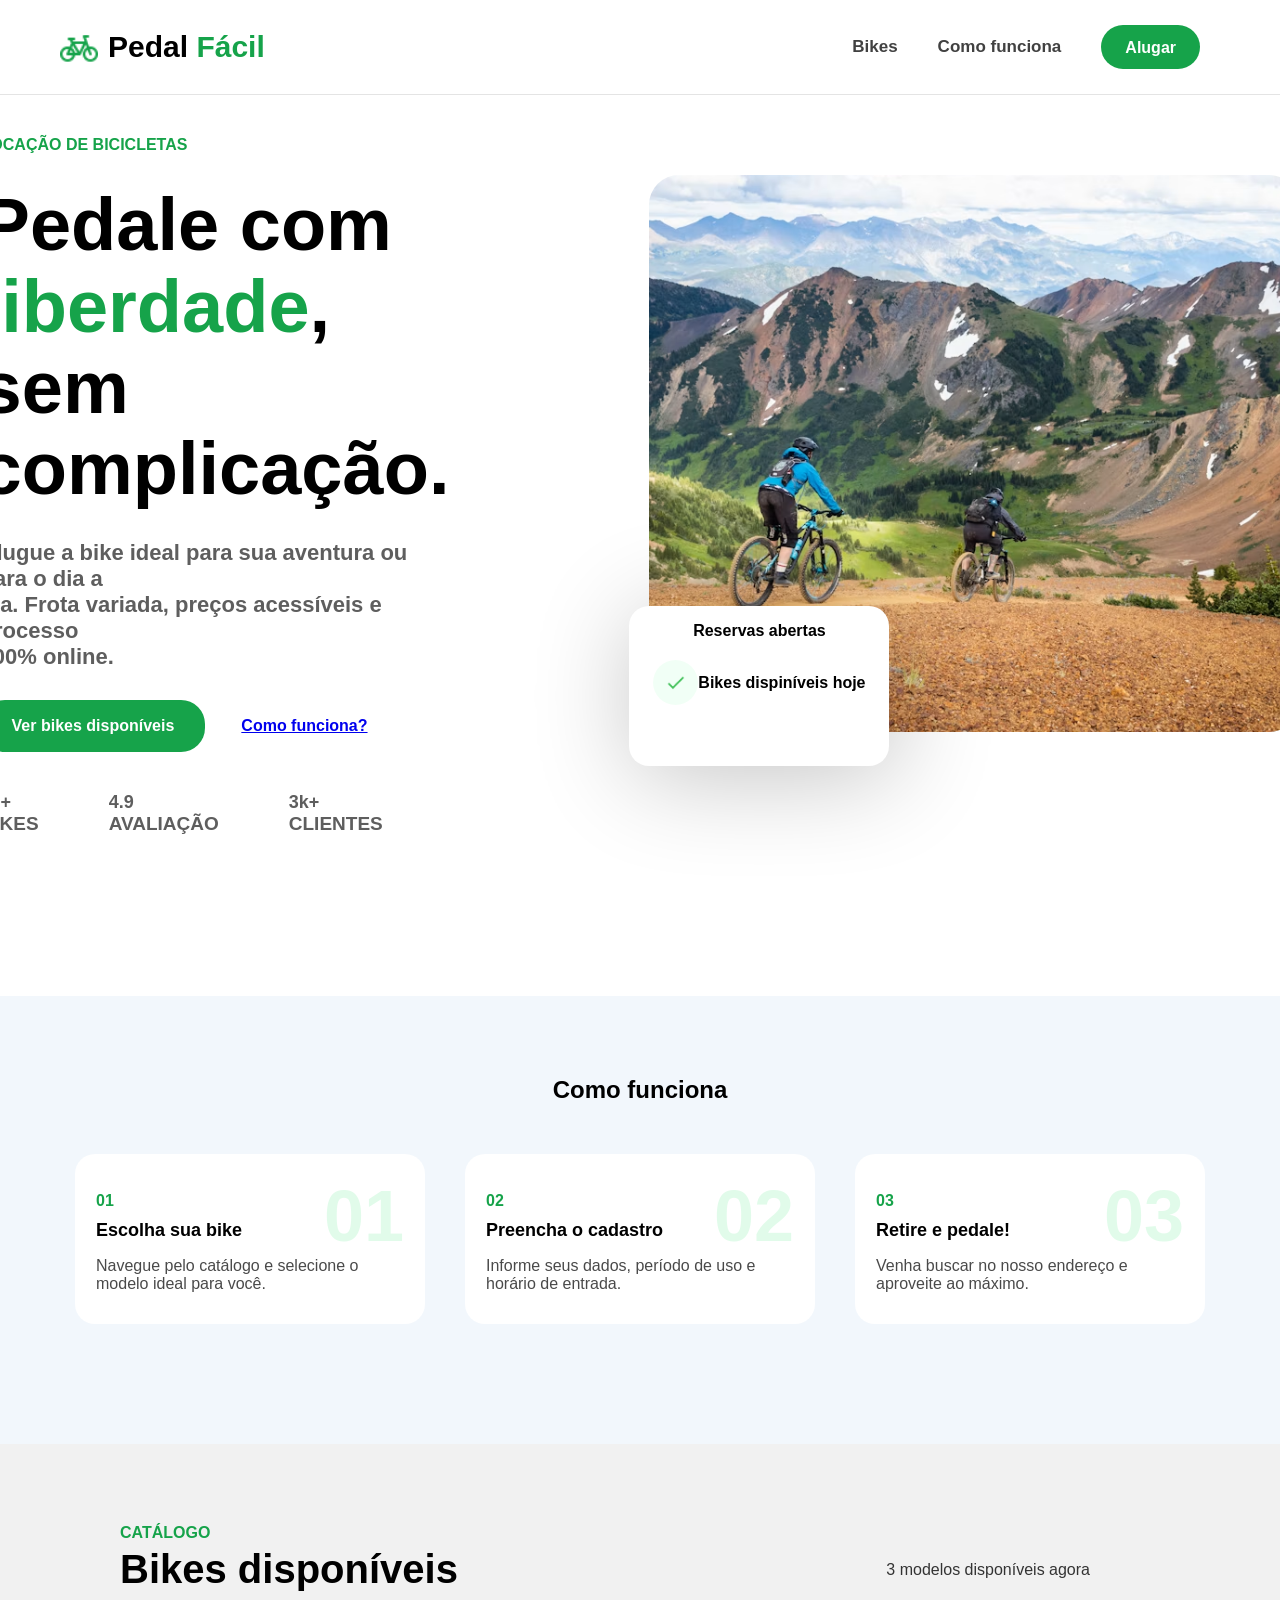
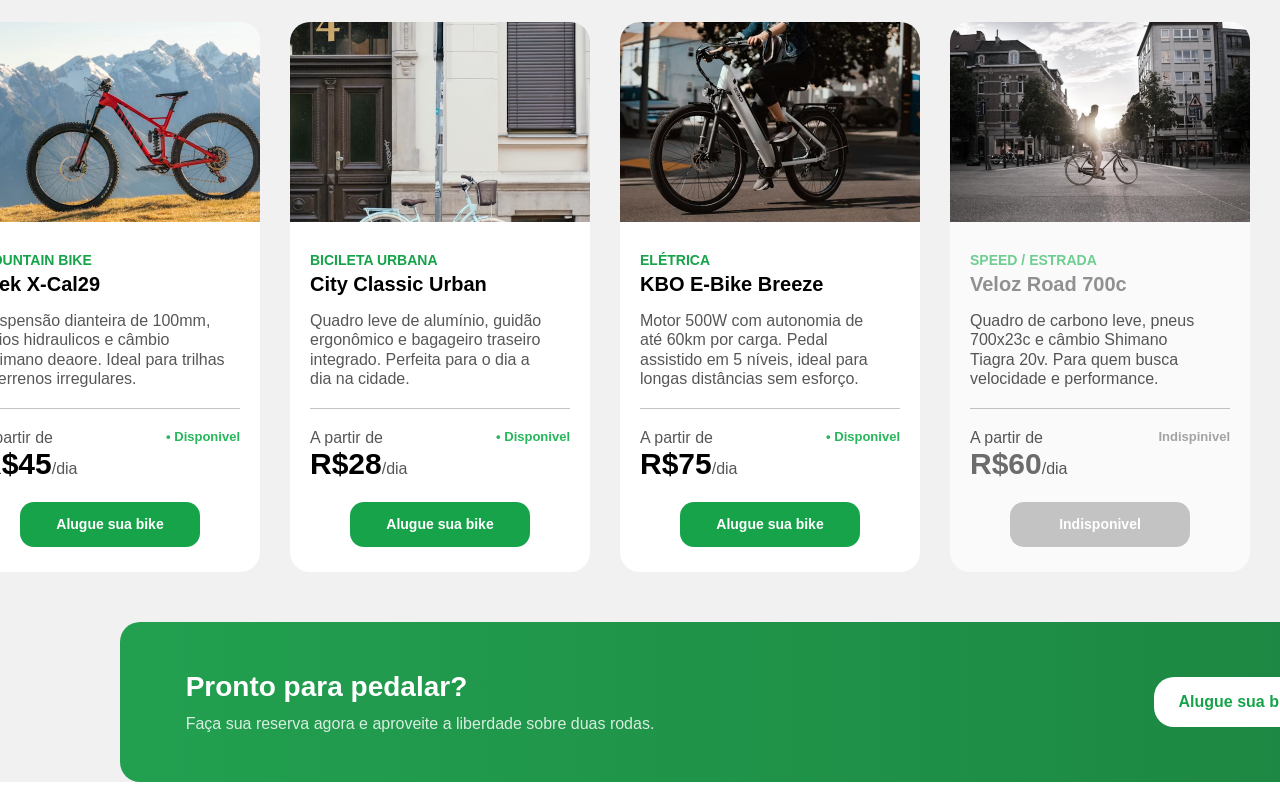
<file: html/index.html>
<!DOCTYPE html>
<html lang="pt-br">
<head>
    <meta charset="UTF-8">
    <meta name="viewport" content="width=device-width, initial-scale=1.0">
    <link rel="stylesheet" href="../css/style.css">
    <title>Pedal Fácil</title>
</head>
<body>
    
    <header>

        <div class="logo">
            <img src="../src/icons8-bicicleta-30.png" alt="Logo">
            <h1>Pedal <span>Fácil</span></h1>
        </div>
        <nav>
            <a class="bot" href="#">Bikes</a>
            <a class="bot" href="#">Como funciona</a>
            <a class="botao-alugar" href="#">Alugar</a>
        </nav>

    </header>

    <main>

        <section class="section-1">
            
            <div class="conteudo-esquerda">
                <p class="p-titulo">LOCAÇÃO DE BICICLETAS</p>
                <h1>Pedale com <br> <span>liberdade</span>, <br> sem complicação.</h1>
                <p class="p-descrição">Alugue a bike ideal para sua
                aventura ou para o dia a <br> dia. Frota variada, preços
                acessíveis e processo <br> 100% online.</p>
                <div class="botoes">
                    <a class="botao-1" href="#">Ver bikes disponíveis</a>
                    <a class="botao-2" href="#">Como funciona?</a>
                </div>

                <div class="avaliacoes">
                    <div class="ava">    
                        <h3>50+</h3>
                        <p class="p-ava">BIKES</p>
                    </div>
                    <div class="ava">    
                        <h3>4.9</h3>
                        <p class="p-ava">AVALIAÇÃO</p>
                    </div>
                    <div class="ava">    
                        <h3>3k+</h3>
                        <p class="p-ava">CLIENTES</p>
                    </div>
                </div>

            </div>

            <div class="conteudo-direita">
                <img class="foto-paisagem" src="../src/img-principal.avif" alt="Imagem Principal">
                <div class="card-img">
                    <p>Reservas abertas</p>
                    <div class="card-disponivel">
                        <img src="../src/icons8-certo-48.png" alt="icon confirmação">
                        <h3>Bikes dispiníveis hoje</h3>
                    </div>
                </div>
            </div>

        </section>

        <section class="section-2">

            <div class="titulo-1">
                <h1>Como funciona</h1>
            </div>

            <div class="como-funciona">
                
                <div class="quadros">
                    <div class="invisivel">
                        <div class="invis">
                            <p class="fun-1">01</p>
                            <h3>Escolha sua bike</h3>
                        </div>
                        <h1>01</h1>
                    </div>
                    <p class="conteudo-p">Navegue pelo catálogo e selecione
                        o modelo ideal para você.
                    </p>
                </div>

                <div class="quadros">
                    <div class="invisivel">
                        <div class="invis">
                            <p class="fun-1">02</p>
                            <h3>Preencha o cadastro</h3>
                        </div>
                        <h1>02</h1>
                    </div>
                    <p class="conteudo-p">Informe seus dados, período de uso
                        e horário de entrada.
                    </p>
                </div>

                <div class="quadros">
                    <div class="invisivel">
                        <div class="invis">
                            <p class="fun-1">03</p>
                            <h3>Retire e pedale!</h3>
                        </div>
                        <h1>03</h1>
                    </div>
                    <p class="conteudo-p">Venha buscar no nosso endereço e aproveite ao máximo.
                    </p>
                </div>

            </div>

        </section>

        <section class="section-3">

            <div class="disponiveis">
                <p class="titulo-3">CATÁLOGO</p>
                <div class="modelo">
                    <h1>Bikes disponíveis</h1>
                    <p>3 modelos disponíveis agora</p>
                </div>
            </div>

            <div class="bikes">

                <div class="bike-1">
                    <img src="../src/bike-1.avif" alt="">
                    <div class="conteudo-card">
                        <p class="mod-bike">MOUNTAIN BIKE</p>
                        <h2>Trek X-Cal29</h2>
                        <p class="descricao-bike">Suspensão dianteira de 100mm, <br>
                            freios hidraulicos e câmbio <br>
                            Shimano deaore. Ideal para trilhas <br>
                            e terrenos irregulares.</p>
                            <div class="preco">
                                <p class="preco-01">A partir de <br> <span class="span-2">R$45</span>/dia</p>
                                <p class="disponivel">&bull; Disponivel</p>
                            </div>
                        </div>
                    <a href="../html/index02.html">Alugue sua bike</a>
                </div>

                <div class="bike-1">
                    <img src="../src/bike-2.avif" alt="">
                    <div class="conteudo-card">
                        <p class="mod-bike">BICILETA URBANA</p>
                        <h2>City Classic Urban</h2>
                        <p class="descricao-bike">Quadro leve de alumínio, guidão <br>
                            ergonômico e bagageiro traseiro <br>
                            integrado. Perfeita para o dia a <br>
                            dia na cidade.</p>
                            <div class="preco">
                                <p class="preco-01">A partir de <br> <span class="span-2">R$28</span>/dia</p>
                                <p class="disponivel">&bull; Disponivel</p>
                            </div>
                        </div>
                    <a href="../html/index02.html">Alugue sua bike</a>
                </div>

                <div class="bike-1">
                    <img src="../src/bike-3.avif" alt="">
                    <div class="conteudo-card">
                        <p class="mod-bike">ELÉTRICA</p>
                        <h2>KBO E-Bike Breeze</h2>
                        <p class="descricao-bike">Motor 500W com autonomia de <br>
                            até 60km por carga. Pedal <br>
                            assistido em 5 níveis, ideal para <br>
                            longas distâncias sem esforço.</p>
                            <div class="preco">
                                <p class="preco-01">A partir de <br> <span class="span-2">R$75</span>/dia</p>
                                <p class="disponivel">&bull; Disponivel</p>
                            </div>
                        </div>
                    <a href="../html/index02.html">Alugue sua bike</a>
                </div>

                <div class="bike-2">
                    <img src="../src/bike-4.avif" alt="">
                    <div class="conteudo-card">
                        <p class="mod-bike">SPEED / ESTRADA</p>
                        <h2>Veloz Road 700c</h2>
                        <p class="descricao-bike">Quadro de carbono leve, pneus <br>
                            700x23c e câmbio Shimano <br>
                            Tiagra 20v. Para quem busca <br>
                            velocidade e performance.</p>
                            <div class="preco">
                                <p class="preco-01">A partir de <br> <span class="span-2-1">R$60</span>/dia</p>
                                <p class="indisponivel">Indispinivel</p>
                            </div>
                        </div>
                    <a href="#">Indisponivel</a>
                </div>  

            </div>

            <div class="pronto">
                <div class="centralizador">
                    <div class="sep">
                        <h1>Pronto para pedalar?</h1>
                        <p>Faça sua reserva agora e aproveite a liberdade sobre duas rodas.</p>
                    </div>
                    <div class="alugar-bike">
                        <a href="#">Alugue sua bike</a>
                        <img src="../src/icons8-seta-longa-à-direita-24.png" alt="">
                    </div>
                </div>
            </div>

        </section>

    </main>

</body>
</html>
</file>
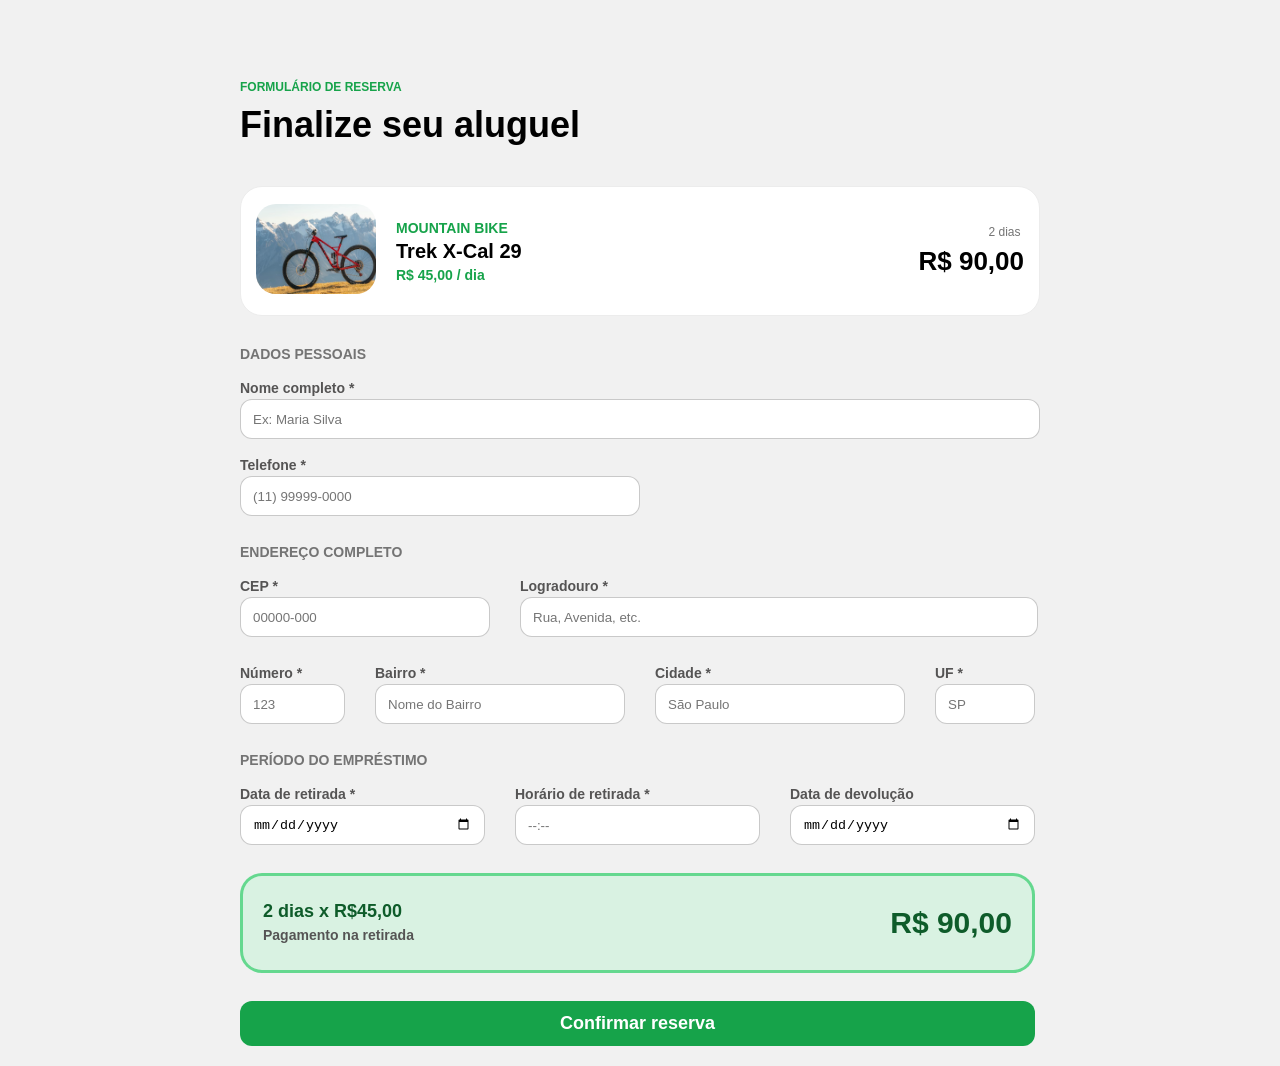
<file: html/index02.html>
<!DOCTYPE html>
<html lang="pt-br">
<head>
    <meta charset="UTF-8">
    <meta name="viewport" content="width=device-width, initial-scale=1.0">
    <link rel="stylesheet" href="../css/style02.css">
    <title>Alugar</title>
</head>
<body>
    <main>

        <section>

            <div class="titulo">
                <p class="titulo-verde">FORMULÁRIO DE RESERVA</p>
                <h1>Finalize seu aluguel</h1>

                <div class="bike-selecionada">

                    <div class="img-bike">
                        <img src="../src/bike-1.avif" alt="">
                    </div>

                    <div class="modelo">
                        <p class="letra-verde">MOUNTAIN BIKE</p>
                        <h3>Trek X-Cal 29</h3>
                        <p class="letra-verde">R$ 45,00 / dia</p>
                    </div>

                    <div class="dias">
                        <p class="letra-cinza">2 dias</p>
                        <h2>R$ 90,00</h2>
                    </div>

                </div>
            </div>

            <div class="dados">

                <h2>DADOS PESSOAIS</h2>

                <div class="nome">
                    <p>Nome completo *</p>
                    <input class="input-name" type="text" name="" id="" placeholder="Ex: Maria Silva">
                </div>

                <div class="telefone">
                    <p>Telefone *</p>
                    <input type="tel" name="" id="" placeholder="(11) 99999-0000">
                </div>

                <h2>ENDEREÇO COMPLETO</h2>

                <div class="logra-cep">

                    <div class="cep">
                        <p>CEP *</p>
                        <input type="text" placeholder="00000-000">
                    </div>

                    <div class="logradouro">
                        <p>Logradouro *</p>
                        <input type="text" placeholder="Rua, Avenida, etc.">
                    </div>

                </div>

                <div class="endereco">

                    <div class="numero">
                        <p>Número *</p>
                        <input type="text" placeholder="123">
                    </div>

                    <div class="bairro">
                        <p>Bairro *</p>
                        <input type="text" placeholder="Nome do Bairro">
                    </div>

                    <div class="cidade">
                        <p>Cidade *</p>
                        <input type="text" placeholder="São Paulo">
                    </div>

                    <div class="uf">
                        <p>UF *</p>
                        <input type="text" placeholder="SP">
                    </div>

                </div>

                <h2>PERÍODO DO EMPRÉSTIMO</h2>

                <div class="retirada">

                    <div class="data">
                        <p>Data de retirada *</p>
                        <input type="date" name="" id="">
                    </div>

                    <div class="horario">
                        <p>Horário de retirada *</p>
                        <input type="datetime" name="" id="" placeholder="--:--">
                    </div>

                    <div class="devolucao">
                        <p>Data de devolução</p>
                        <input type="date" name="" id="">
                    </div>

                </div>

                <div class="card-verde">
                    <div class="esquerda">
                        <h3>2 dias x R$45,00</h3>
                        <p class="green">Pagamento na retirada</p>
                    </div>
                    <div class="valor-total">
                        <h1>R$ 90,00</h1>
                    </div>
                </div>

                <a href="../html/index03.html">Confirmar reserva</a>

            </div>

        </section>

    </main>
</body>
</html>
</file>
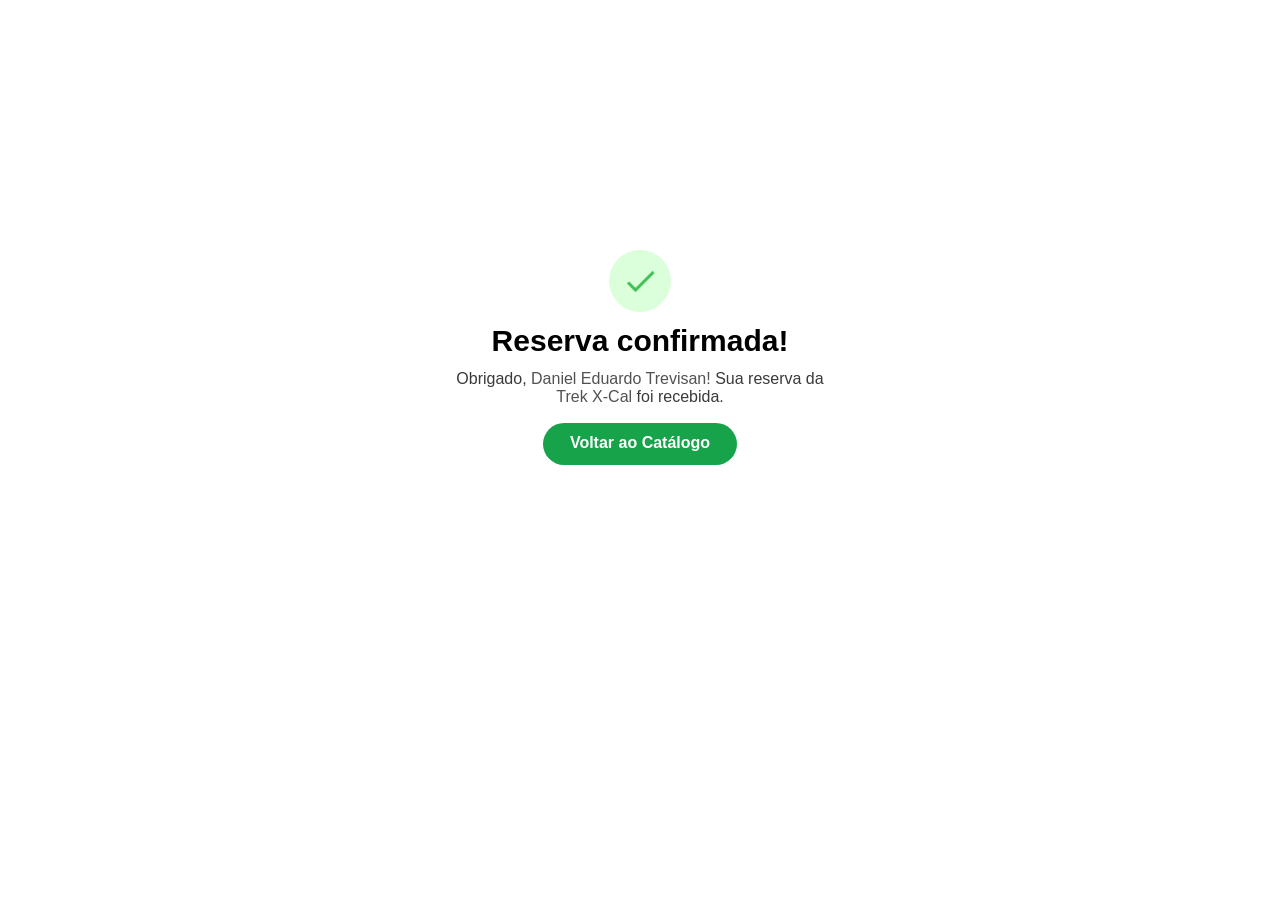
<file: html/index03.html>
<!DOCTYPE html>
<html lang="pt-br">
<head>
    <meta charset="UTF-8">
    <meta name="viewport" content="width=device-width, initial-scale=1.0">
    <link rel="stylesheet" href="../css/style03.css">
    <title>Aluguel confirmado</title>
</head>
<body>
    <img src="../src/icons8-certo-48.png" alt="icon">
    <h1>Reserva confirmada!</h1>
    <p>Obrigado, <span>Daniel Eduardo Trevisan!</span> Sua reserva da <br>
    <span> Trek X-Cal</span> foi recebida.</p>
    <a href="../html/index.html">Voltar ao Catálogo</a>
</body>
</html>
</file>
<file: css/style.css>
* {
    margin: 0;
    padding: 0;
    box-sizing: border-box;
}

header {
    display: flex;
    border-bottom: 1px solid rgba(188, 188, 188, 0.401);
    align-items: center;
    position: sticky;
    top: 0;
    z-index: 1000;
    background-color: white;
}

.logo {
    display: flex;
    align-items: center;
    padding: 25px 25px 25px 60px;
    gap: 10px;
}

.logo img {
    width: 38px;
    position: relative;
    top: 2px;
}

.logo h1 {
    font-family: 'Segoe UI', Tahoma, Geneva, Verdana, sans-serif;
    font-weight: 800;
    font-size: 30px;
}

span {
    color: #16a34a;
}

nav {
    margin-left: auto;
    padding: 25px 80px 25px 0px;
    display: flex;
    gap: 40px;
    align-items: center;
}

nav .bot {
    font-family: Arial, Helvetica, sans-serif;
    font-weight: 700;
    color: rgb(65, 65, 65);
    text-decoration: none;
    font-size: 17px;
    transition: 250ms;
}

nav .bot:hover {
    color: #16a34a;
}

.botao-alugar {
    border: 0px solid #16a34a;
    background-color: #16a34a;
    padding: 14px 24px 12px 24px;
    color: white;
    font-family: Arial, Helvetica, sans-serif;
    font-weight: 700;
    text-decoration: none;
    font-size: 16px;
    border-radius: 22px;
}

.botao-alugar:hover {
    background-color: #166733;
    transition: 250ms;
}

.section-1 {
    display: flex;
    align-items: center;
    padding: 80px 120px 0px 120px;
    max-width: 2900px;
    gap: 200px;
    justify-content: center;

}

.conteudo-esquerda {
    display: flex;
    flex-direction: column;
    gap: 30px;
    position: relative;
    bottom: 50px;
}

.conteudo-esquerda .p-titulo {
    color: #16a34a;
    font-family: Arial, Helvetica, sans-serif;
    font-weight: 600;
    font-size: 16px;
}

.conteudo-esquerda h1 {
    font-size: 74px;
    font-family: 'Segoe UI', Tahoma, Geneva, Verdana, sans-serif;
    font-weight: 900;
    line-height: 1.1;
}

.conteudo-esquerda .p-descrição {
    font-family: 'Segoe UI', Tahoma, Geneva, Verdana, sans-serif;
    font-weight: 600;
    font-size: 22px;
    color: #000000a1;
}

.conteudo-direita .foto-paisagem {
    border-radius: 30px;
    width: 650px;
}

.card-img {
    border: 1px solid transparent;
    width: 260px;
    height: 160px;
    background-color: white;
    border-radius: 20px;
    position: relative;
    bottom: 130px;
    right: 20px;
    box-shadow: rgba(0, 0, 0, 0.24) 5px 10px 100px 0px ;
}

.card-img p {
    font-family: 'Segoe UI', Tahoma, Geneva, Verdana, sans-serif;
    font-size: 16px;
    font-weight: 600;
    text-align: center;
    margin-top: 15px;
}

.card-disponivel {
    display: flex;
    align-items: center;
    justify-content: center;
    margin-top: 20px;
}

.card-disponivel img {
    background-color: #00ff5e0e;
    width: 45px;
    border-radius: 50px;
    padding: 12px;
}

.card-disponivel h3 {
    font-family: 'Segoe UI', Tahoma, Geneva, Verdana, sans-serif;
    font-weight: 600;
    font-size: 16px;
    font-weight: 700;
}

.botoes {
    display: flex;
    gap: 36px;
    align-items: center;
}

.botoes .botao-1 {
    border: 1px solid transparent;
    background-color: #16a34a;
    padding: 16px 30px 16px 30px;
    text-decoration: none;
    color: white;
    font-family: 'Segoe UI', Tahoma, Geneva, Verdana, sans-serif;
    font-size: 16px;
    font-weight: 600;
    border-radius: 24px;
}

.botoes .botao-1:hover {
    background-color: #166733;
    transform: translateY(-2px);
    transition: 250ms;
}

.botoes .botao-2 {
    font-family: Arial, Helvetica, sans-serif;
    font-size: 16px;
    font-weight: 600;
}

.botoes .botao-2:hover {
    text-decoration: none;
}

.avaliacoes {
    display: flex;
    margin-top: 10px;
    gap: 70px;
}

.avaliacoes .p-ava {
    font-family: 'Segoe UI', Tahoma, Geneva, Verdana, sans-serif;
    font-weight: 600;
    font-size: 19px;
    color: #000000a1;
}

.avaliacoes h3 {
    color: #000000a1;
    font-family: 'Segoe UI', Tahoma, Geneva, Verdana, sans-serif;
    font-size: 18px;
}

.section-2 {
    background-color: rgba(237, 244, 251, 0.716);
    display: flex;
    flex-direction: column;
    margin-top: 100px;
} 

.titulo-1 {
    display: flex;
    justify-content: center;
    margin-top: 80px;
}   

.titulo-1 h1 {
    font-family: 'Segoe UI', Tahoma, Geneva, Verdana, sans-serif;
}

.como-funciona {
    display: flex;
    justify-content: center;
    gap: 40px;
    margin-top: 50px;
    margin-bottom: 120px;
}

.quadros {
    border: 1px solid transparent;
    width: 350px;
    height: 170px;
    background-color: white;
    padding: 20px;
    border-radius: 20px;
}

.invisivel {
    display: flex;
    align-items: center;
}

.invis {
    display: flex;
    flex-direction: column;
    gap: 10px;
}

.quadros h1 {
    font-size: 72px;
    font-family: Arial, Helvetica, sans-serif;
    color: #2ce46d24;
    margin-left: auto;
}

.fun-1 {
    color: #16a34a;
    font-size: 16px;
    font-family: Arial, Helvetica, sans-serif;
    font-weight: 700;
}

.quadros h3 {
    font-size: 18px;
    font-family: 'Segoe UI', Tahoma, Geneva, Verdana, sans-serif;
}

.conteudo-p {
    color: rgba(0, 0, 0, 0.715);
    font-size: 16px;
    font-family: 'Segoe UI', Tahoma, Geneva, Verdana, sans-serif;
}

.section-3 {
    padding: 80px 190px 0px 120px;
    background-color: rgb(241, 241, 241);
}

.titulo-3 {
    color: #16a34a;
    font-family: Arial, Helvetica, sans-serif;
    font-weight: 600;
    font-size: 16px;
}

.disponiveis {
    display: flex;
    flex-direction: column;
    gap: 5px;
}

.modelo {
    display: flex;
    align-items: center;
}

.modelo h1 {
    font-family: 'Segoe UI', Tahoma, Geneva, Verdana, sans-serif;
    font-size: 40px;
}

.modelo p {
    margin-left: auto;
    color: rgba(0, 0, 0, 0.788);
    font-family: 'Segoe UI', Tahoma, Geneva, Verdana, sans-serif;
}

.bikes {
    display: flex;
    justify-content: center;
    align-items: center;
    margin-top: 30px;
    gap: 30px;
}

.bike-1 {
    width: 300px;
    height: 550px;
    background-color: #ffffff;
    display: flex;
    flex-direction: column;
    border-radius: 20px;
    margin-bottom: 50px;
}

.conteudo-card {
    padding: 20px;
    display: flex;
    flex-direction: column;
    gap: 5px;
    margin-top: 10px;
}

.bike-1 img {
    width: 300px;
    border-radius: 20px 20px 0px 0px;
}

.bike-1 a {
    display: flex;
    align-items: center;
    text-align: center;
    justify-content: center;
    border: 1px solid transparent;
    width: 180px;
    height: 45px;
    color: white;
    background-color: #16a34a;
    text-decoration: none;
    font-family: 'Segoe UI', Tahoma, Geneva, Verdana, sans-serif;
    font-weight: 700;
    font-size: 14px;
    margin: 1px auto auto auto;
    border-radius: 14px;
}

.bike-1 a:hover {
    background-color: #166733;
    transform: translateY(-2px);
    transition: 200ms;
}

.mod-bike {
    color: #16a34a;
    font-family: Arial, Helvetica, sans-serif;
    font-weight: 700;
    font-size: 14px;
}

.conteudo-card h2 {
    color: black;
    font-size: 20px;
    font-family: Arial, Helvetica, sans-serif;
    font-weight: 800;
}

.descricao-bike {
    color: #000000a9;
    font-family: Arial, Helvetica, sans-serif;
    font-size: 16px;
    margin-top: 10px;
    padding: 0px 0px 20px 0px;
    border-bottom: 1px solid rgba(0, 0, 0, 0.233);
    line-height: 1.2;
}

.preco {
    display: flex;
    margin-top: 15px;
}

.preco .preco-01 {
    color: #000000a9;
    font-family: Arial, Helvetica, sans-serif;
    position: relative;
}

.span-2 {
    font-size: 30px;
    font-family: Arial, Helvetica, sans-serif;
    font-weight: 700;
    color: black;
}

.span-2-1 {
    font-size: 30px;
    font-family: Arial, Helvetica, sans-serif;
    font-weight: 700;
    color: rgba(0, 0, 0, 0.568);
}

.disponivel {
    margin-left: auto; 
    font-family: Arial, Helvetica, sans-serif;
    font-weight: 700;
    font-size: 13px;
    color: #28b65c;
}

.bike-2  {
    width: 300px;
    height: 550px;
    background-color: #ffffffb2;
    display: flex;
    flex-direction: column;
    border-radius: 20px;
    margin-bottom: 50px;
}

.bike-2 img {
    width: 300px;
    border-radius: 20px 20px 0px 0px;
    filter: grayscale(80%);
    transition: filter 0.3s ease;
}

.bike-2 a {
    display: flex;
    align-items: center;
    text-align: center;
    justify-content: center;
    border: 1px solid transparent;
    width: 180px;
    height: 45px;
    color: white;
    background-color: #7575756b;
    text-decoration: none;
    font-family: 'Segoe UI', Tahoma, Geneva, Verdana, sans-serif;
    font-weight: 700;
    font-size: 14px;
    margin: 1px auto auto auto;
    border-radius: 14px;
}

.indisponivel {
    margin-left: auto; 
    font-family: Arial, Helvetica, sans-serif;
    font-weight: 700;
    font-size: 13px;
    color: #00000059;
}

.bike-2 h2 {
    color: #0000006c;
}

.bike-2 .mod-bike {
    color: #28b65ca9;
}

.pronto {
    width: 1300px;
    height: 160px;
    background: linear-gradient(to left, #1c8541, #22a050 );
    margin: auto;
    border-radius: 20px;
    margin-bottom: 20px;
    display: flex;
    justify-content: center;
}

.centralizador {
    display: flex;
    justify-content: center;
    align-items: center;
    gap: 500px;
}

.centralizador h1 {
    font-family: Arial, Helvetica, sans-serif;
    font-size: 28px;
    font-weight: 800;
    color: white;
}

.centralizador p {
    color: rgba(255, 255, 255, 0.829);  
    font-family: Arial, Helvetica, sans-serif   
}

.sep {
    display: flex;
    flex-direction: column;
    gap: 12px;
}

.alugar-bike {
    display: flex;
    align-items: center;
    border: 1px solid transparent;
    background-color: white;
    width: 200px;
    justify-content: center;
    height: 50px;
    border-radius: 20px;
    gap: 5px;
}

.alugar-bike img {
    position: relative;
    top: 2px;
}

.alugar-bike a {
    color: #16a34a;
    text-decoration: none;
    font-family: 'Segoe UI', Tahoma, Geneva, Verdana, sans-serif;
    font-size: 16px;
    font-weight: 700;
}
</file>
<file: css/style02.css>
* {
    margin: 0;
    padding: 0;
    box-sizing: border-box;
}

body {
    background-color: rgb(241, 241, 241);
}

section {
    display: flex;
    justify-content: center;
    align-items: center;
    margin-top: 80px;
    flex-direction: column;
}

.titulo {
    display: flex;
    flex-direction: column;
    gap: 10px;
}

.titulo-verde {
    color: #16a34a;
    font-family: Arial, Helvetica, sans-serif;
    font-weight: 700;
    font-size: 12px;
}

.titulo h1 {
    font-family: 'Segoe UI', Tahoma, Geneva, Verdana, sans-serif;
    font-size: 36px;
    margin-bottom: 30px;
}

.bike-selecionada {
    border: 1px solid #ececec;
    width: 800px;
    height: 130px;
    background-color: white;
    display: flex;
    align-items: center;
    padding: 15px;
    border-radius: 22px;
    gap: 20px;
}

.img-bike img {
    width: 120px;
    border-radius: 20px;
    height: 90px;
}

.modelo {
    display: flex;
    flex-direction: column;
    gap: 4px;
}

.letra-verde {
    color: #16a34a;
    font-family: Arial, Helvetica, sans-serif;
    font-size: 14px;
    font-weight: 700;
}

.modelo h3 {
    font-family: 'Segoe UI', Tahoma, Geneva, Verdana, sans-serif;
    font-weight: 700;
    font-size: 20px;
}

.dias {
    margin-left: auto;
    display: flex;
    flex-direction: column;
    gap: 7px;
}

.dias .letra-cinza {
    font-family: Arial, Helvetica, sans-serif;
    font-size: 12px;
    color: #747474;
    margin-left: 70px;
}

.dias h2 {
    font-family: Arial, Helvetica, sans-serif;
    font-weight: 700;
    font-size: 26px;
}

.dados {
    margin-top: 30px;
    width: 800px;
    display: flex;
    flex-direction: column;
    gap: 18px;
}

.dados h2 {
    color: #747474;
    font-size: 14px;
    font-family: Arial, Helvetica, sans-serif;
    font-weight: 700;
    margin-right: 100px;
}

.dados p {
    color: #555454;
    font-family: Arial, Helvetica, sans-serif;
    font-size: 14px;
    font-weight: 700;
    margin-bottom: 3px;
}

.input-name {
    width: 800px;
    height: 40px;
    border: 1px solid #74747462;
    border-radius: 12px;
    padding: 12px;
}

.telefone input {
    width: 400px;
    height: 40px;
    border: 1px solid #74747462;
    border-radius: 12px;
    padding: 12px;
    margin-bottom: 10px;
}

.logra-cep {
    display: flex;
    gap: 30px;
}

.cep input {
    width: 250px;
    height: 40px;
    border: 1px solid #74747462;
    border-radius: 12px;
    padding: 12px;
    margin-bottom: 10px;
}

.logradouro input {
    width: 518px;
    height: 40px;
    border: 1px solid #74747462;
    border-radius: 12px;
    padding: 12px;
}

.endereco {
    display: flex;
    gap: 30px;
}

.numero input {
    width: 105px;
    height: 40px;
    border: 1px solid #74747462;
    border-radius: 12px;
    padding: 12px;
}

.bairro input {
    width: 250px;
    height: 40px;
    border: 1px solid #74747462;
    border-radius: 12px;
    padding: 12px;
}

.cidade input {
    width: 250px;
    height: 40px;
    border: 1px solid #74747462;
    border-radius: 12px;
    padding: 12px;
}

.uf input {
    width: 100px;
    height: 40px;
    border: 1px solid #74747462;
    border-radius: 12px;
    padding: 12px;
    margin-bottom: 10px;
}

.retirada  {
    display: flex;
    gap: 30px;
}

.data input {
    width: 245px;
    height: 40px;
    border: 1px solid #74747462;
    border-radius: 12px;
    padding: 12px;
    margin-bottom: 10px;
}

.horario input {
    width: 245px;
    height: 40px;
    border: 1px solid #74747462;
    border-radius: 12px;
    padding: 12px;
    margin-bottom: 10px;
}

.devolucao input {
    width: 245px;
    height: 40px;
    border: 1px solid #74747462;
    border-radius: 12px;
    padding: 12px;
    margin-bottom: 10px;
}

.card-verde {
    width: 795px;
    height: 100px;
    background-color: #41ff8621;
    border: 3px solid #1dc75b9c;
    padding: 20px;
    display: flex;
    border-radius: 22px;
    align-items: center;
}

.esquerda {
    display: flex;
    flex-direction: column;
    gap: 5px;
}

.esquerda h3 {
    font-family: Arial, Helvetica, sans-serif;
    font-size: 18px;
    color: #0e5c2a;
}

.green {
    color: #0e5c2a;
    font-family: Arial, Helvetica, sans-serif;
}

.valor-total {
    margin-left: auto;
}

.valor-total h1 {
    color: #0e5c2a;
    font-family: 'Segoe UI', Tahoma, Geneva, Verdana, sans-serif;
    font-weight: 700;
    font-size: 30px;
}

a {
    display: flex;
    justify-content: center;
    width: 795px;
    background-color: #16a34a;
    height: 45px;
    align-items: center;
    text-decoration: none;
    color: white;
    border-radius: 12px;
    font-size: 18px;
    font-family: 'Segoe UI', Tahoma, Geneva, Verdana, sans-serif;
    font-weight: 700;
    margin-top: 10px;
    margin-bottom: 20px;
}

a:hover {
    transition: 300ms;
    background-color: #0e5c2a;
}
</file>
<file: css/style03.css>
* {
    margin: 0;
    padding: 0;
    box-sizing: border-box;
}

body {
   display: flex;
   flex-direction: column;
   justify-content: center;
   align-items: center;
   margin-top: 250px;
   gap: 12px;
}

img {
    border: 1px solid transparent;
    background-color: rgba(7, 255, 7, 0.144);
    border-radius: 50px;
    padding: 12px;
    width: 62px;
}

h1 {
    font-family: 'Segoe UI', Tahoma, Geneva, Verdana, sans-serif;
    font-weight: 700;
    font-size: 30px;
}

p {
    color: #3a3a3a;
    font-family: 'Segoe UI', Tahoma, Geneva, Verdana, sans-serif;
    font-weight: 400;
    font-size: 16px;
    text-align: center;
}

span {
    color: #525252;
    font-weight: 500;
}

a {
    border: 1px solid transparent;
    padding: 10px 26px 12px 26px;
    background-color: #16a34a;
    border-radius: 28px;
    text-decoration: none;
    color: white;
    font-family: 'Segoe UI', Tahoma, Geneva, Verdana, sans-serif;
    font-weight: 600;
    margin-top: 5px;
}

a:hover {
    background-color: #248146;
    transition: 250ms;
}
</file>
